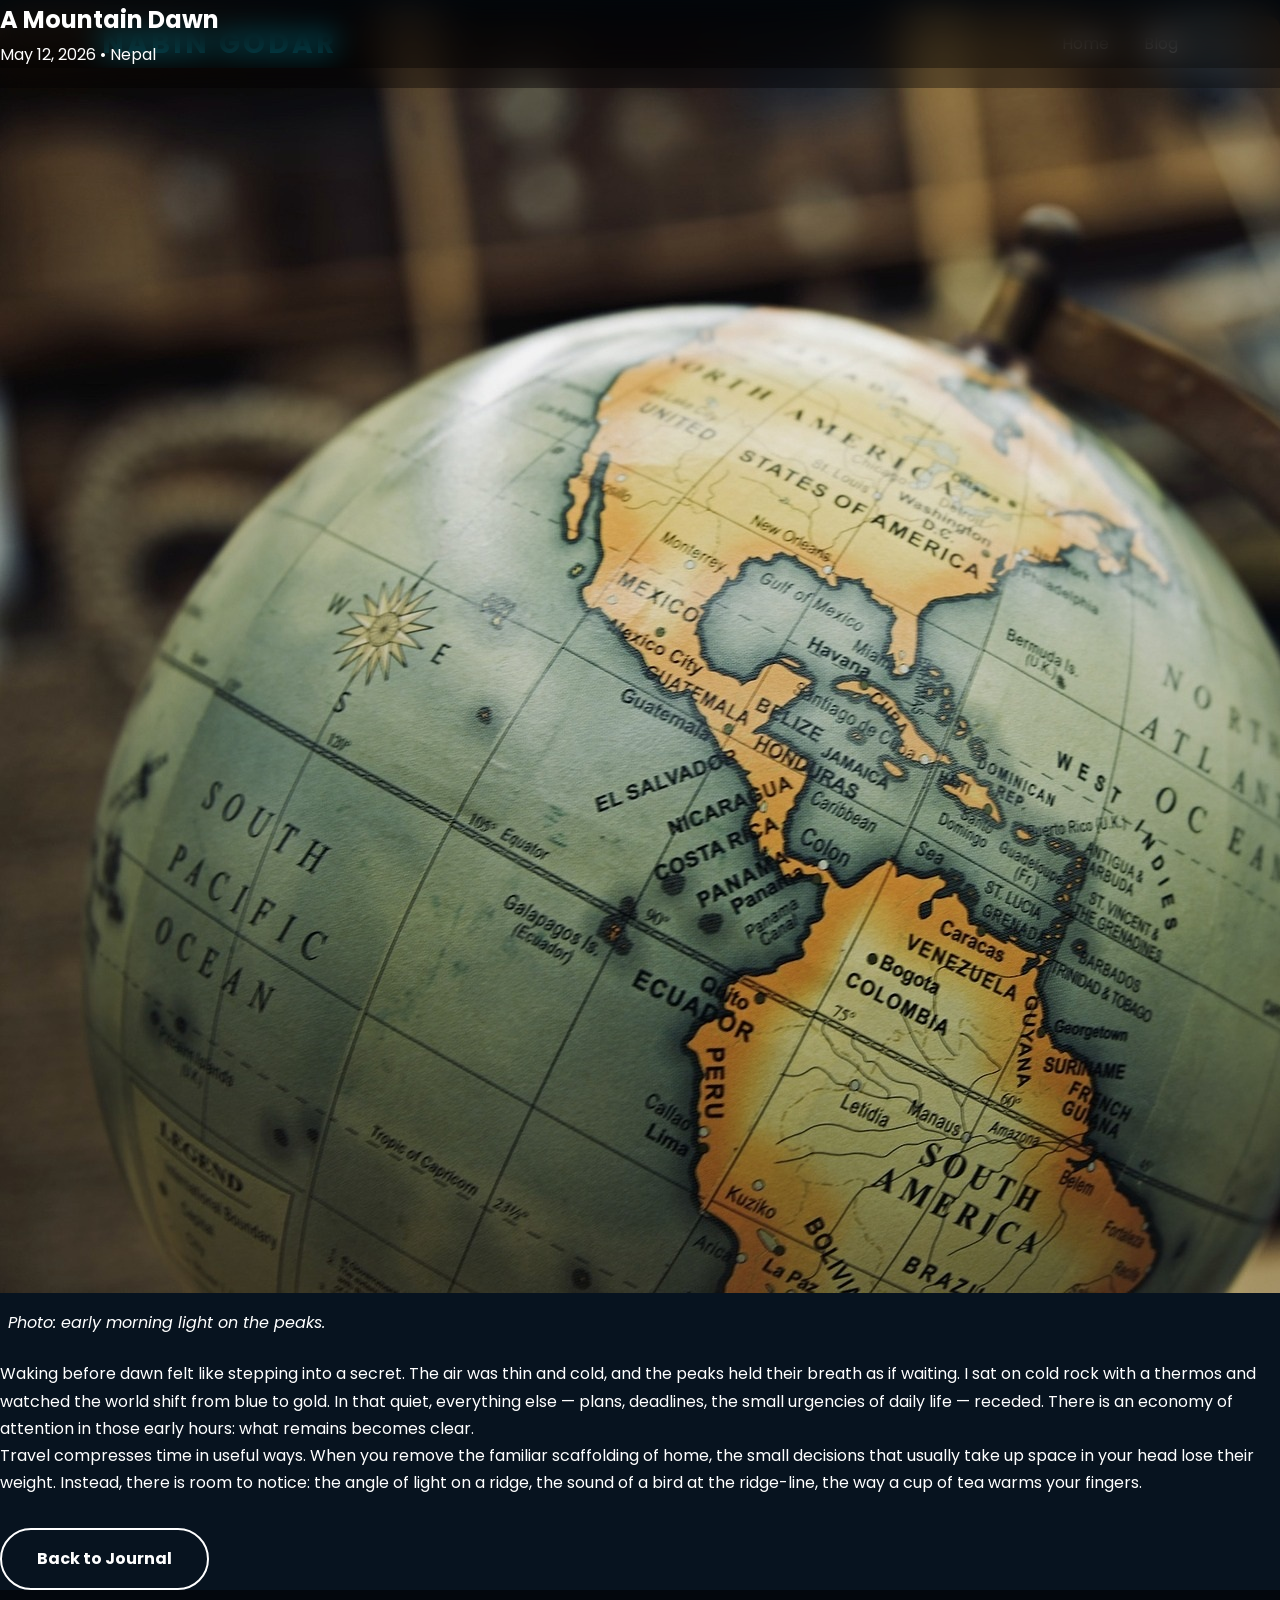
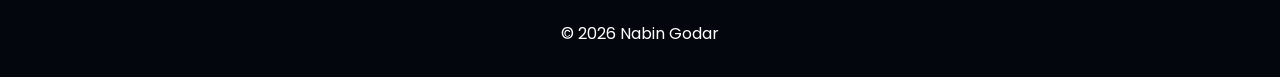
<file: blog/mountain-dawn.html>
<!doctype html>
<html lang="en">
<head>
  <meta charset="utf-8">
  <meta name="viewport" content="width=device-width,initial-scale=1">
  <title>A Mountain Dawn — Nabin Godar</title>
  <meta name="description" content="Waking before sunrise to watch the mountains glow — a short reflection on stillness and perspective.">
  <link rel="stylesheet" href="/css/style.css">
</head>
<body>
  <header>
    <nav class="navbar" aria-label="Main navigation">
      <div class="logo">NABIN GODAR</div>
      <ul>
        <li><a href="/">Home</a></li>
        <li><a href="/blog/">Blog</a></li>
      </ul>
    </nav>
  </header>

  <main class="container">
    <article>
      <header>
        <h1>A Mountain Dawn</h1>
        <p class="card-meta">May 12, 2026 • Nepal</p>
      </header>

      <figure style="margin:1rem 0;border-radius:12px;overflow:hidden;">
        <img src="/images/hero.jpg" alt="Sunrise over mountain range" loading="lazy">
        <figcaption style="color:var(--muted);font-style:italic;padding:.5rem">Photo: early morning light on the peaks.</figcaption>
      </figure>

      <p>Waking before dawn felt like stepping into a secret. The air was thin and cold, and the peaks held their breath as if waiting. I sat on cold rock with a thermos and watched the world shift from blue to gold. In that quiet, everything else — plans, deadlines, the small urgencies of daily life — receded. There is an economy of attention in those early hours: what remains becomes clear.</p>

      <p>Travel compresses time in useful ways. When you remove the familiar scaffolding of home, the small decisions that usually take up space in your head lose their weight. Instead, there is room to notice: the angle of light on a ridge, the sound of a bird at the ridge-line, the way a cup of tea warms your fingers.</p>

      <p style="margin-top:2rem"><a href="/blog/" class="btn secondary">Back to Journal</a></p>
    </article>
  </main>

  <footer>
    <p>© 2026 Nabin Godar</p>
  </footer>

  <script src="/js/script.js" defer></script>
</body>
</html>
</file>
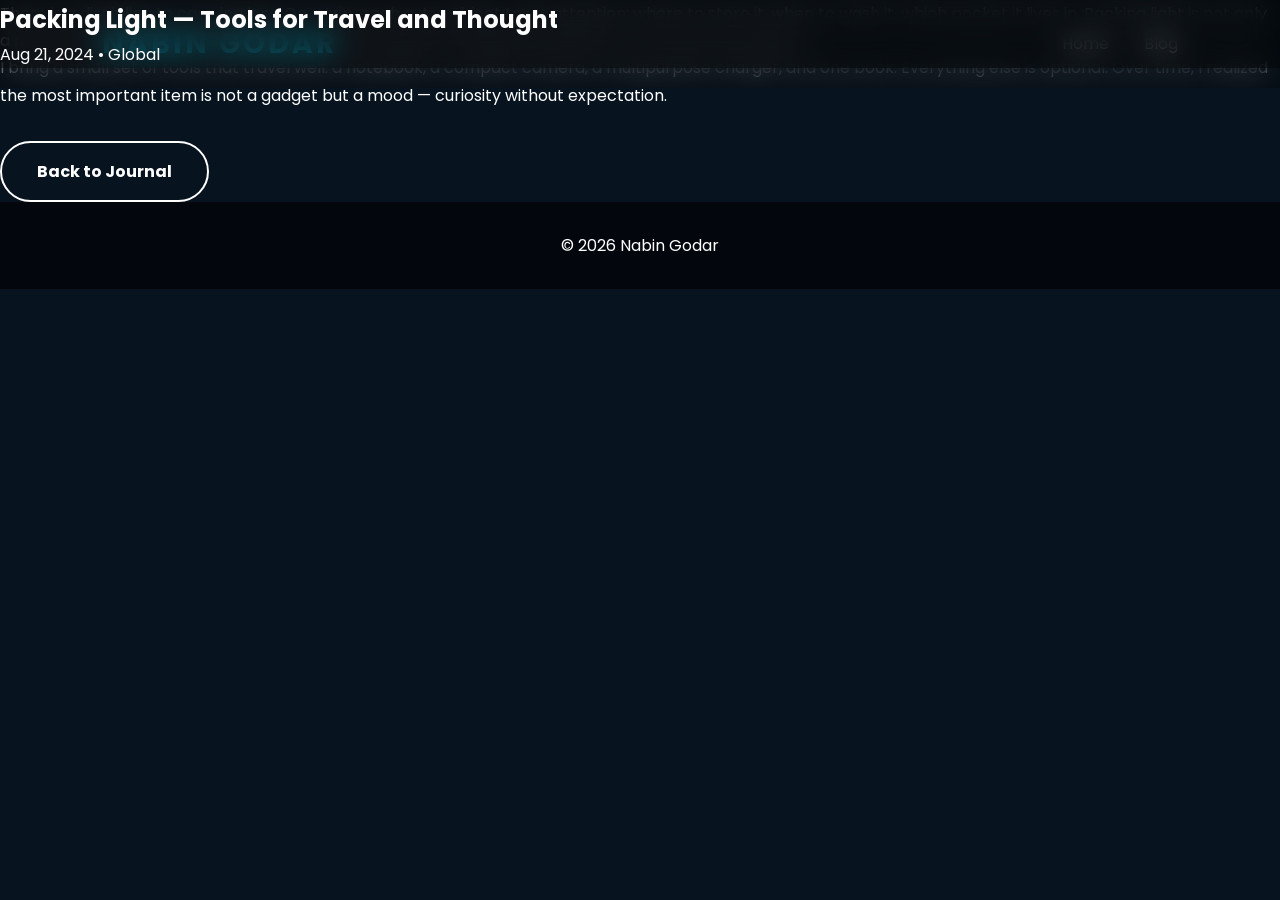
<file: blog/packing-light.html>
<!doctype html>
<html lang="en">
<head>
  <meta charset="utf-8">
  <meta name="viewport" content="width=device-width,initial-scale=1">
  <title>Packing Light — Nabin Godar</title>
  <meta name="description" content="An essay on what to carry on a trip and what to leave at home — in luggage and in mind.">
  <link rel="stylesheet" href="/css/style.css">
</head>
<body>
  <header>
    <nav class="navbar" aria-label="Main navigation">
      <div class="logo">NABIN GODAR</div>
      <ul>
        <li><a href="/">Home</a></li>
        <li><a href="/blog/">Blog</a></li>
      </ul>
    </nav>
  </header>

  <main class="container">
    <article>
      <header>
        <h1>Packing Light — Tools for Travel and Thought</h1>
        <p class="card-meta">Aug 21, 2024 • Global</p>
      </header>

      <p>There is a discipline to carrying less. On a trip, each extra object taxes attention: where to store it, when to wash it, which pocket it lives in. Packing light is not only a physical economy; it's a mental one. The fewer objects you keep, the easier it is to notice new things.</p>

      <p>I bring a small set of tools that travel well: a notebook, a compact camera, a multipurpose charger, and one book. Everything else is optional. Over time, I realized the most important item is not a gadget but a mood — curiosity without expectation.</p>

      <p style="margin-top:2rem"><a href="/blog/" class="btn secondary">Back to Journal</a></p>
    </article>
  </main>

  <footer>
    <p>© 2026 Nabin Godar</p>
  </footer>

  <script src="/js/script.js" defer></script>
</body>
</html>
</file>
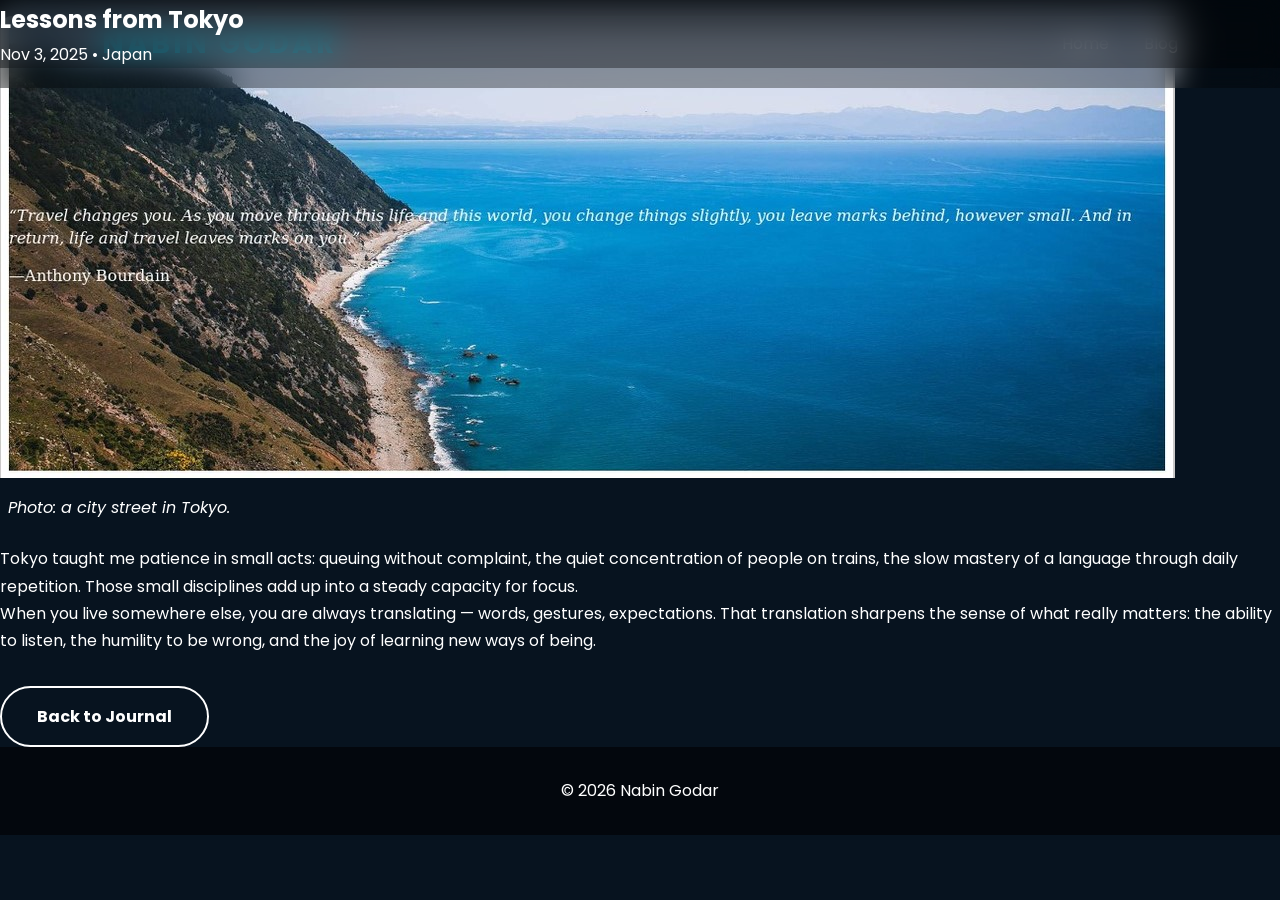
<file: blog/tokyo-lessons.html>
<!doctype html>
<html lang="en">
<head>
  <meta charset="utf-8">
  <meta name="viewport" content="width=device-width,initial-scale=1">
  <title>Lessons from Tokyo — Nabin Godar</title>
  <meta name="description" content="Living in Tokyo taught me how to hold space for silence and focus in the middle of motion.">
  <link rel="stylesheet" href="/css/style.css">
</head>
<body>
  <header>
    <nav class="navbar" aria-label="Main navigation">
      <div class="logo">NABIN GODAR</div>
      <ul>
        <li><a href="/">Home</a></li>
        <li><a href="/blog/">Blog</a></li>
      </ul>
    </nav>
  </header>

  <main class="container">
    <article>
      <header>
        <h1>Lessons from Tokyo</h1>
        <p class="card-meta">Nov 3, 2025 • Japan</p>
      </header>

      <figure style="margin:1rem 0;border-radius:12px;overflow:hidden;">
        <img src="/images/nabin.jpg" alt="Nabin in Tokyo" loading="lazy">
        <figcaption style="color:var(--muted);font-style:italic;padding:.5rem">Photo: a city street in Tokyo.</figcaption>
      </figure>

      <p>Tokyo taught me patience in small acts: queuing without complaint, the quiet concentration of people on trains, the slow mastery of a language through daily repetition. Those small disciplines add up into a steady capacity for focus.</p>

      <p>When you live somewhere else, you are always translating — words, gestures, expectations. That translation sharpens the sense of what really matters: the ability to listen, the humility to be wrong, and the joy of learning new ways of being.</p>

      <p style="margin-top:2rem"><a href="/blog/" class="btn secondary">Back to Journal</a></p>
    </article>
  </main>

  <footer>
    <p>© 2026 Nabin Godar</p>
  </footer>

  <script src="/js/script.js" defer></script>
</body>
</html>
</file>
<file: css/style.css>
/* ==========================
   GOOGLE FONT
========================== */

@import url('https://fonts.googleapis.com/css2?family=Poppins:wght@300;400;500;600;700&display=swap');

*{
margin:0;
padding:0;
box-sizing:border-box;
scroll-behavior:smooth;
}

body{

font-family:'Poppins',sans-serif;

background:#07131f;

color:white;

line-height:1.7;

overflow-x:hidden;

}

/* NAVBAR */

header{

position:fixed;

top:0;

width:100%;

z-index:999;

background:rgba(0,0,0,.35);

backdrop-filter:blur(15px);

}

.navbar{

display:flex;

justify-content:space-between;

align-items:center;

padding:20px 8%;

}

.logo{

font-size:28px;

font-weight:700;

letter-spacing:3px;

color:#00d9ff;

}

.navbar ul{

display:flex;

list-style:none;

gap:35px;

}

.navbar a{

text-decoration:none;

color:white;

transition:.3s;

}

.navbar a:hover{

color:#00d9ff;

}

/* HERO */

.hero{

height:100vh;

background:

linear-gradient(rgba(0,0,0,.55),rgba(0,0,0,.65)),

url("../images/hero.jpg");

background-size:cover;

background-position:center;

display:flex;

align-items:center;

padding:0 10%;

}

.hero-content{

max-width:700px;

}

.hero h3{

font-size:22px;

font-weight:400;

color:#9ecfff;

}

.hero h1{

font-size:70px;

margin:15px 0;

}

.hero h2{

font-size:34px;

color:#00d9ff;

margin-bottom:25px;

min-height:50px;

}

.hero p{

font-size:18px;

opacity:.9;

margin-bottom:35px;

}

/* BUTTONS */

.btn{

display:inline-block;

padding:15px 35px;

background:#00d9ff;

color:#08131f;

font-weight:bold;

text-decoration:none;

border-radius:40px;

transition:.4s;

margin-right:15px;

}

.btn:hover{

transform:translateY(-5px);

box-shadow:0 15px 30px rgba(0,217,255,.35);

}

.secondary{

background:transparent;

border:2px solid white;

color:white;

}

/* SECTION */

section{

padding:100px 10%;

}

section h2{

font-size:42px;

margin-bottom:40px;

text-align:center;

}

/* ABOUT */

.about{

background:#0c1b2b;

}

.about p{

max-width:850px;

margin:auto;

font-size:19px;

text-align:center;

}

/* QUOTE */

.quote{

background:#08131f;

text-align:center;

font-size:26px;

font-style:italic;

color:#d7e7ff;

}

/* TIMELINE */

.timeline{

display:grid;

grid-template-columns:repeat(auto-fit,minmax(250px,1fr));

gap:30px;

}

.card{

background:rgba(255,255,255,.08);

padding:35px;

border-radius:20px;

backdrop-filter:blur(15px);

transition:.4s;

}

.card:hover{

transform:translateY(-12px);

}

.card h3{

margin-bottom:15px;

color:#00d9ff;

}

/* GALLERY */

#gallery{

background:#0c1b2b;

text-align:center;

}

/* PROJECT */

#projects{

text-align:center;

}

/* CONTACT */

#contact{

background:#08131f;

text-align:center;

}

.social{

margin-top:25px;

}

.social a{

color:white;

font-size:30px;

margin:15px;

transition:.3s;

}

.social a:hover{

color:#00d9ff;

}

/* FOOTER */

footer{

padding:30px;

text-align:center;

background:#03070d;

}

/* ========================== 
   STYLISH IMAGE STYLING
========================== */

.image-container {
  display: flex;
  justify-content: center;
  align-items: center;
  margin: 40px auto;
  max-width: 800px;
}

.profile-image {
  width: 100%;
  max-width: 600px;
  height: auto;
  border-radius: 20px;
  border: 3px solid #00d9ff;
  box-shadow: 0 10px 40px rgba(0, 217, 255, 0.3);
  transition: all 0.5s ease;
  display: block;
}

.profile-image:hover {
  transform: translateY(-10px) scale(1.02);
  box-shadow: 0 20px 60px rgba(0, 217, 255, 0.5);
  border-color: #00ffff;
}

/* Glowing animation effect */
@keyframes glow-animation {
  0%, 100% {
    text-shadow: 0 0 10px rgba(0, 217, 255, 0.3);
  }
  50% {
    text-shadow: 0 0 20px rgba(0, 217, 255, 0.8);
  }
}

/* Responsive design */

/* RESPONSIVE */

@media(max-width:900px){

.hero h1{

font-size:48px;

}

.hero h2{

font-size:25px;

}

.navbar{

flex-direction:column;

}

.navbar ul{

margin-top:20px;

gap:15px;

flex-wrap:wrap;

justify-content:center;

}

section{

padding:80px 7%;

}

.profile-image {
  max-width: 500px;
}

}

@media (max-width: 768px) {

  .hero {
    flex-direction: column;
    text-align: center;
  }

  .hero img {
    width: 250px;
    height: auto;
  }

  h1 {
    font-size: 2rem;
  }

  p {
    font-size: 1rem;
  }

  .profile-image {
    max-width: 100%;
    border-radius: 15px;
  }

  .image-container {
    max-width: 100%;
    padding: 0 20px;
  }

}
</file>
